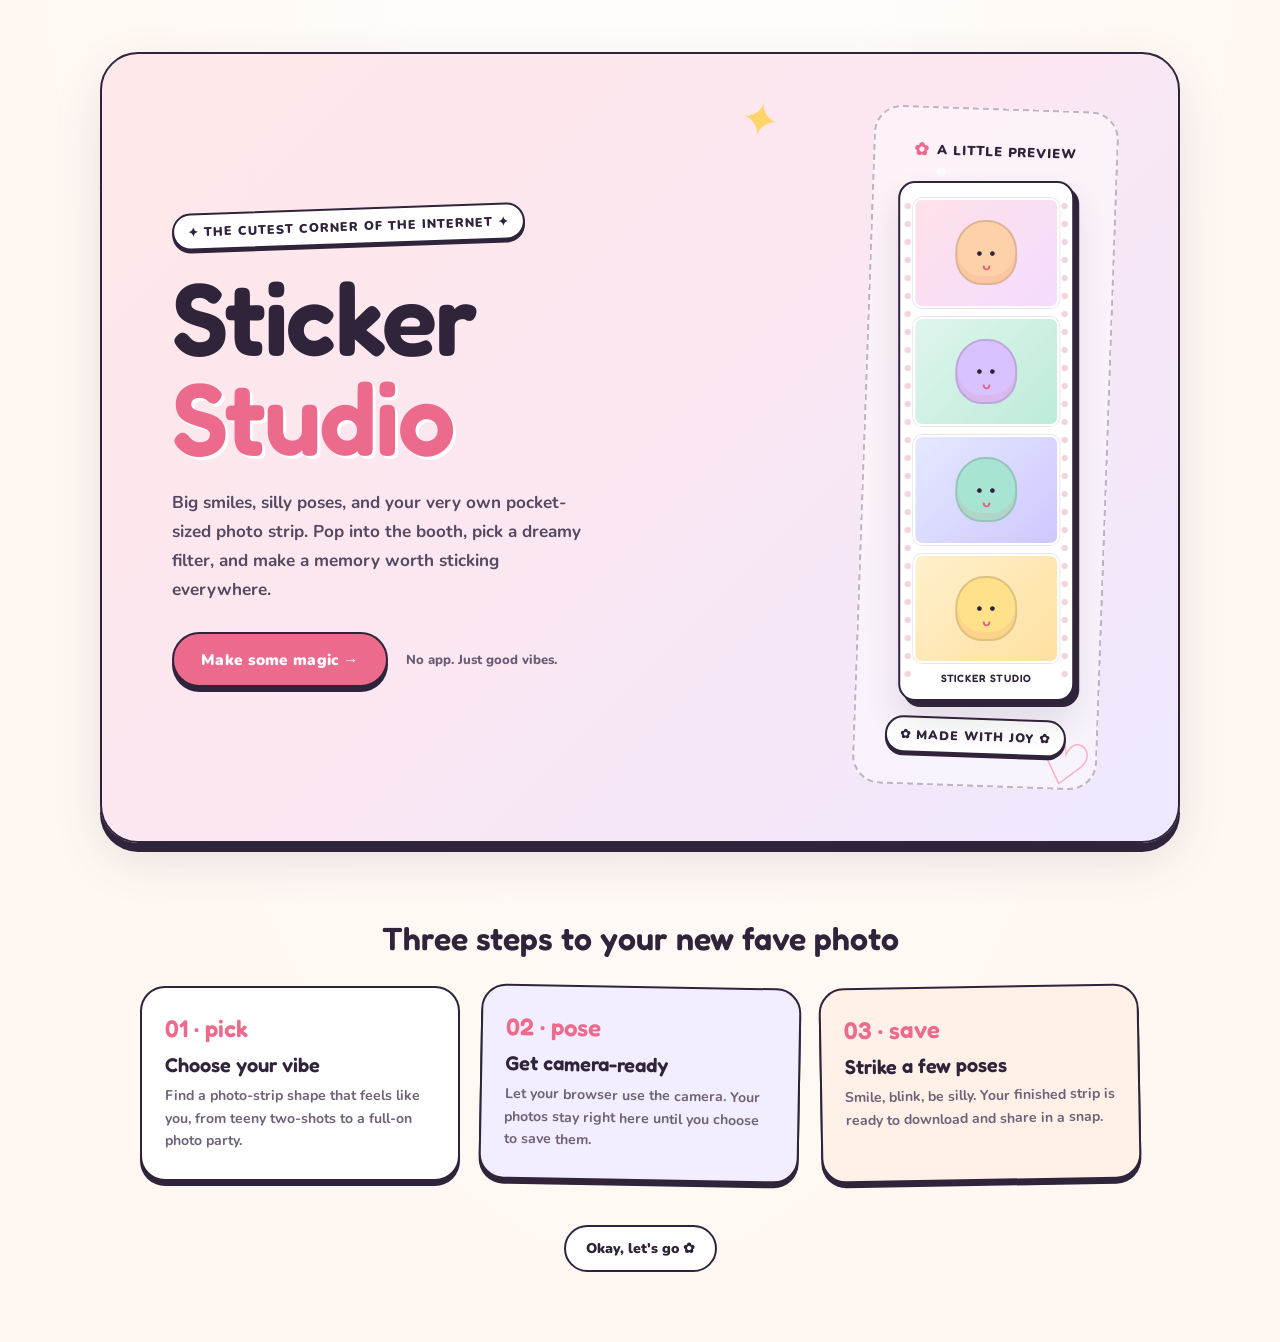
<file: index.html>
<!DOCTYPE html>
<html lang="en">
<head>
<meta charset="UTF-8">
<meta name="viewport" content="width=device-width, initial-scale=1.0">
<title>Sticker Studio — Kawaii Photo Booth</title>
<link rel="preconnect" href="https://fonts.googleapis.com">
<link rel="preconnect" href="https://fonts.gstatic.com" crossorigin>
<link href="https://fonts.googleapis.com/css2?family=Fredoka:wght@400;500;600;700&family=Nunito:wght@400;600;700;800;900;1000&display=swap" rel="stylesheet">
<link rel="stylesheet" href="css/variables.css">
<link rel="stylesheet" href="css/base.css">
<link rel="stylesheet" href="css/strip.css">
<link rel="stylesheet" href="css/landing.css">
</head>
<body>

  <div class="page">
    <div class="hero">
      <div class="hero-copy">
        <div class="eyebrow">✦ the cutest corner of the internet ✦</div>
        <h1 class="title">Sticker<br><span>Studio</span></h1>
        <p class="tagline">
          Big smiles, silly poses, and your very own pocket-sized photo strip.
          Pop into the booth, pick a dreamy filter, and make a memory worth sticking
          everywhere.
        </p>
        <div class="cta-row">
          <a class="shutter-btn" href="layouts.html">Make some magic <span aria-hidden="true">→</span></a>
          <span class="tiny-note">No app. Just good vibes.</span>
        </div>
      </div>

      <div class="strip-column hero-strip-preview">
        <div class="strip-label">a little preview</div>
        <div class="film-strip">
          <div class="frame-slot"><div class="mock-figure"></div></div>
          <div class="frame-slot"><div class="mock-figure"></div></div>
          <div class="frame-slot"><div class="mock-figure"></div></div>
          <div class="frame-slot"><div class="mock-figure"></div></div>
          <div class="strip-footer">STICKER STUDIO</div>
        </div>
        <div class="sticker-badge">✿ made with joy ✿</div>
      </div>
    </div>

    <div class="how-it-works">
      <h2>Three steps to your new fave photo</h2>
      <div class="steps">
        <div class="step">
          <span class="step-number">01 · pick</span>
          <h3>Choose your vibe</h3>
          <p>Find a photo-strip shape that feels like you, from teeny two-shots to a full-on photo party.</p>
        </div>
        <div class="step">
          <span class="step-number">02 · pose</span>
          <h3>Get camera-ready</h3>
          <p>Let your browser use the camera. Your photos stay right here until you choose to save them.</p>
        </div>
        <div class="step">
          <span class="step-number">03 · save</span>
          <h3>Strike a few poses</h3>
          <p>Smile, blink, be silly. Your finished strip is ready to download and share in a snap.</p>
        </div>
      </div>
    </div>

    <div class="cta-row" style="justify-content:center; margin-top: 44px;">
      <a class="ghost-btn" href="layouts.html">Okay, let's go ✿</a>
    </div>
  </div>
</body>
</html>
</file>
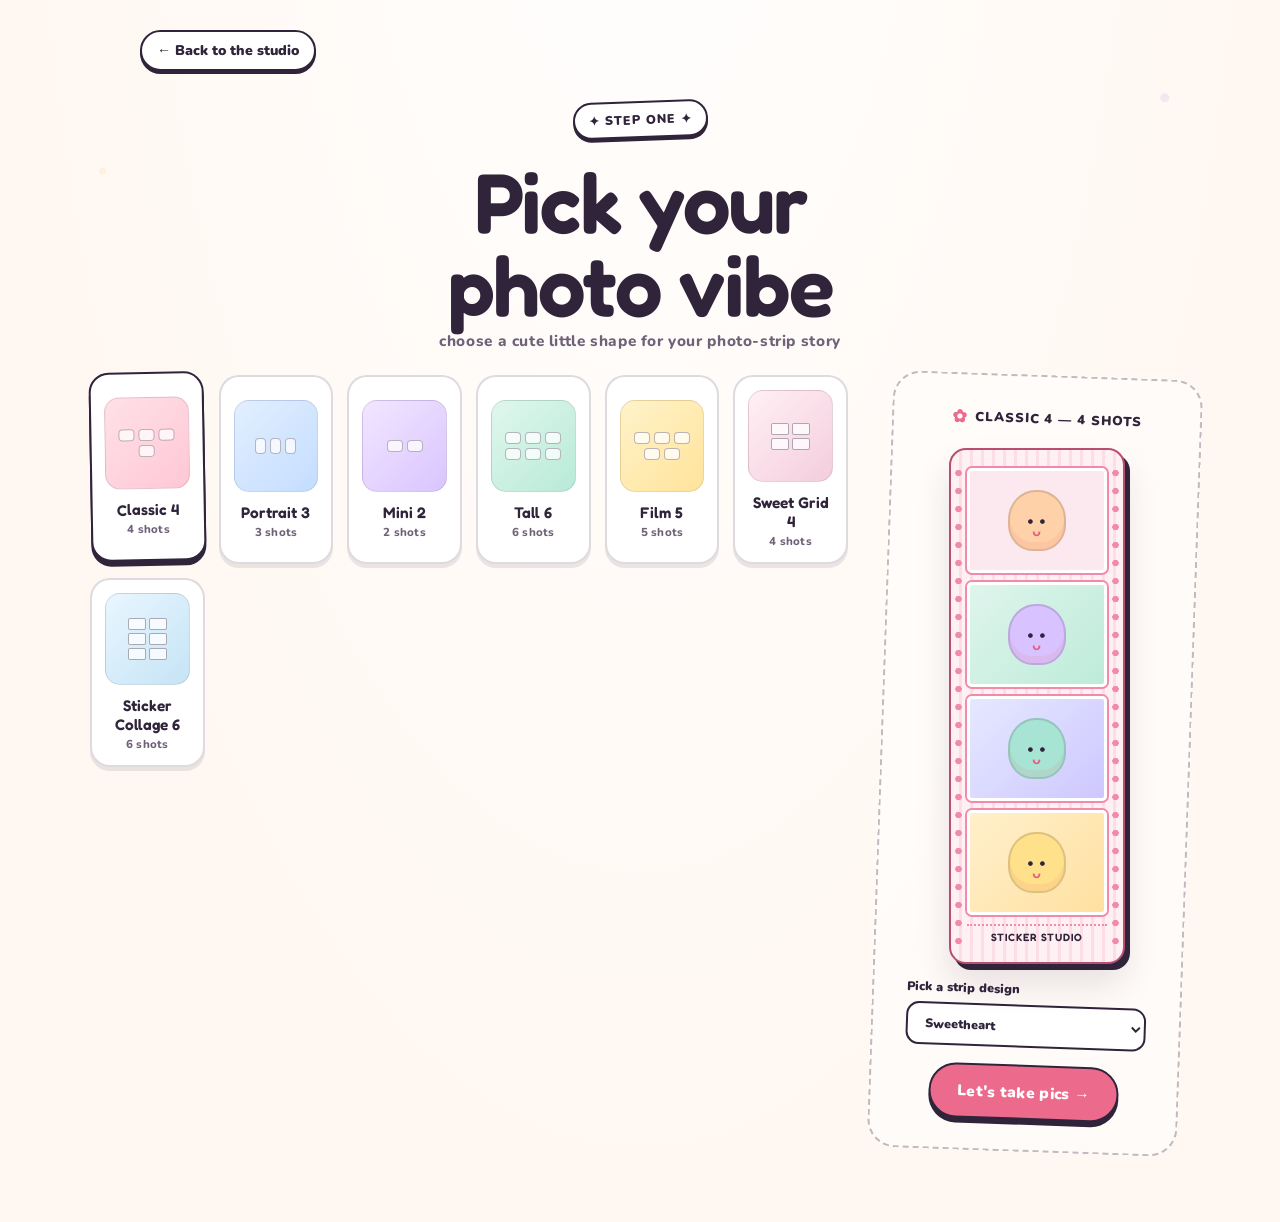
<file: layouts.html>
<!DOCTYPE html>
<html lang="en">
<head>
<meta charset="UTF-8">
<meta name="viewport" content="width=device-width, initial-scale=1.0">
<title>Sticker Studio — Pick Your Photo Strip</title>
<link rel="preconnect" href="https://fonts.googleapis.com">
<link rel="preconnect" href="https://fonts.gstatic.com" crossorigin>
<link href="https://fonts.googleapis.com/css2?family=Fredoka:wght@400;500;600;700&family=Nunito:wght@400;600;700;800;900;1000&display=swap" rel="stylesheet">
<link rel="stylesheet" href="css/variables.css">
<link rel="stylesheet" href="css/base.css">
<link rel="stylesheet" href="css/strip.css">
<link rel="stylesheet" href="css/landing.css">
</head>
<body>

  <div class="page">
    <a class="back-link" href="index.html">&larr; Back to the studio</a>
    <div class="eyebrow">✦ step one ✦</div>
    <h1 class="title">Pick your<br>photo vibe</h1>
    <div class="subtitle">choose a cute little shape for your photo-strip story</div>

    <div class="layouts-stage">
      <div class="layout-grid" id="layoutGrid" role="tablist" aria-label="Strip layouts"></div>

      <div class="strip-column hero-strip-preview">
        <div class="strip-label" id="previewLayoutName">Preview</div>
        <div class="film-strip" id="previewStrip"></div>
        <label class="design-choice" for="designSelect">
          <span>Pick a strip design</span>
          <select id="designSelect" aria-label="Choose a strip design">
            <option value="rose">Sweetheart</option>
            <option value="sky">Cloud nine</option>
            <option value="lavender">Dreamy lilac</option>
            <option value="mint">Minty fresh</option>
            <option value="classic">Cream soda</option>
            <option value="cats">Kitty Club</option>
          </select>
        </label>
        <a class="shutter-btn" id="enterBoothLink" href="booth.html?layout=classic4">Let's take pics <span aria-hidden="true">→</span></a>
      </div>
    </div>
  </div>

  <script src="js/layout-presets.js"></script>
  <script src="js/layouts.js"></script>
</body>
</html>
</file>
<file: css/variables.css>
/**
 * Shared sticker-studio design tokens.
 */
:root {
  --darkroom: #fff8f2;
  --shadow: #fff;
  --cream: #fffdf9;
  --cream-dim: #6f6278;
  --brass: #e7cfe0;
  --brass-light: #695b73;
  --safelight: #ec6b8d;
  --safelight-dim: #d95178;
  --amber: #ffd56a;
  --ink: #30243b;
  --lilac: #b8a4ef;
  --mint: #a5e3d0;
  --sky: #a8d9f4;

  --font-display: 'Fredoka', 'Trebuchet MS', sans-serif;
  --font-label: 'Nunito', 'Trebuchet MS', sans-serif;
  --font-mono: 'Nunito', 'Trebuchet MS', sans-serif;

  --focus-ring: 0 0 0 4px rgba(184, 164, 239, 0.5);
  --soft-shadow: 0 18px 50px rgba(71, 47, 81, 0.12);
  --outline: 2px solid var(--ink);
}
</file>
<file: css/base.css>
/**
 * Shared reset, typography, and controls.
 */
* {
  box-sizing: border-box;
}

body {
  margin: 0;
  min-height: 100vh;
  background:
    radial-gradient(circle at 8% 14%, rgba(255, 213, 106, 0.2) 0 3px, transparent 4px),
    radial-gradient(circle at 91% 8%, rgba(184, 164, 239, 0.2) 0 4px, transparent 5px),
    radial-gradient(ellipse at 50% -30%, #fff 0%, transparent 70%),
    var(--darkroom);
  color: var(--ink);
  font-family: var(--font-mono);
}

a {
  color: inherit;
}

button,
select {
  font: inherit;
}

.title {
  margin: 0 0 4px;
  color: var(--ink);
  font-family: var(--font-display);
  font-size: clamp(2.65rem, 7vw, 5.3rem);
  font-weight: 600;
  letter-spacing: -2px;
  line-height: 0.98;
  text-align: center;
}

.subtitle {
  color: var(--cream-dim);
  font-family: var(--font-label);
  font-size: 0.96rem;
  font-weight: 800;
  letter-spacing: 0.04em;
  text-align: center;
}

.shutter-btn {
  display: inline-block;
  padding: 15px 27px;
  border: var(--outline);
  border-radius: 999px;
  background: var(--safelight);
  box-shadow: 0 5px 0 var(--ink);
  color: #fff;
  cursor: pointer;
  font-family: var(--font-label);
  font-size: 0.96rem;
  font-weight: 900;
  letter-spacing: 0.02em;
  text-align: center;
  text-decoration: none;
  transition: transform 0.15s ease, box-shadow 0.15s ease;
}
.shutter-btn:hover:not(:disabled) {
  box-shadow: 0 2px 0 var(--ink);
  transform: translateY(3px);
}
.shutter-btn:active:not(:disabled) {
  box-shadow: none;
  transform: translateY(5px);
}
.shutter-btn:disabled {
  cursor: not-allowed;
  opacity: 0.5;
}
.shutter-btn:focus-visible {
  outline: none;
  box-shadow: var(--focus-ring), 0 5px 0 var(--ink);
}

.ghost-btn {
  display: inline-block;
  padding: 12px 20px;
  border: 2px solid var(--ink);
  border-radius: 999px;
  background: #fff;
  color: var(--ink);
  cursor: pointer;
  font-size: 0.88rem;
  font-weight: 900;
  text-align: center;
  text-decoration: none;
  transition: transform 0.15s ease, background 0.15s ease;
}
.ghost-btn:hover:not(:disabled) {
  background: #fff1c7;
  transform: translateY(-2px);
}
.ghost-btn:disabled {
  cursor: not-allowed;
  opacity: 0.4;
}
.ghost-btn:focus-visible {
  outline: none;
  box-shadow: var(--focus-ring);
}

.sr-only {
  position: absolute;
  width: 1px;
  height: 1px;
  overflow: hidden;
  clip: rect(0 0 0 0);
}

@media (prefers-reduced-motion: reduce) {
  * {
    animation-duration: 0.01ms !important;
    transition-duration: 0.01ms !important;
  }
}
</file>
<file: css/strip.css>
/**
 * Sticker-print strip component shared by the preview and capture pages.
 */
.strip-column {
  display: flex;
  flex-direction: column;
  align-items: center;
  gap: 17px;
}

.film-strip {
  position: relative;
  width: 176px;
  padding: 15px 13px;
  border: 2px solid var(--ink);
  border-radius: 17px;
  background: #fff;
  box-shadow: 5px 6px 0 var(--ink), 0 20px 35px rgba(48, 36, 59, 0.12);
  transform: rotate(-2deg);
}

.film-strip::before,
.film-strip::after {
  position: absolute;
  top: 14px;
  bottom: 14px;
  width: 7px;
  border-radius: 8px;
  background: radial-gradient(circle, #f2d4df 3px, transparent 3.5px);
  background-size: 100% 18px;
  content: "";
}
.film-strip::before { left: 4px; }
.film-strip::after { right: 4px; }

.frame-slot {
  position: relative;
  display: flex;
  width: 100%;
  aspect-ratio: 4 / 3;
  align-items: center;
  justify-content: center;
  margin: 0 0 9px;
  overflow: hidden;
  border: 2px solid #fff;
  border-radius: 9px;
  background: linear-gradient(135deg, #ffe1e8, #f4dcff);
  box-shadow: 0 0 0 1px rgba(48, 36, 59, 0.12);
}

.frame-slot img {
  width: 100%;
  height: 100%;
  object-fit: cover;
  opacity: 0;
  filter: contrast(0.6) brightness(2.2);
  animation: develop 1.8s ease forwards;
}

@keyframes develop {
  0% { opacity: 0.15; filter: contrast(0.5) brightness(2.6) saturate(0.2); }
  40% { opacity: 0.6; filter: contrast(0.8) brightness(1.4) saturate(0.6); }
  100% { opacity: 1; filter: contrast(1) brightness(1) saturate(1); }
}

.frame-slot .placeholder-x {
  color: rgba(48, 36, 59, 0.42);
  font-family: var(--font-display);
  font-size: 0.78rem;
  font-weight: 600;
}

.frame-star {
  position: absolute;
  top: 7px;
  right: 7px;
  display: grid;
  width: 28px;
  height: 28px;
  place-items: center;
  border: 1px solid rgba(48, 36, 59, 0.12);
  border-radius: 50%;
  background: rgba(255, 255, 255, 0.92);
  color: #a68bce;
  cursor: pointer;
  font-size: 16px;
  box-shadow: 0 3px 8px rgba(48, 36, 59, 0.18);
}
.frame-star.selected {
  background: var(--amber);
  color: var(--ink);
}
.frame-star:hover { transform: scale(1.08); }
.frame-star:focus-visible {
  outline: none;
  box-shadow: var(--focus-ring);
}
.frame-slot.starred {
  box-shadow: 0 0 0 3px var(--amber);
}

.strip-footer {
  display: flex;
  flex-direction: column;
  align-items: center;
  gap: 2px;
  margin-top: 4px;
  color: var(--ink);
  font-family: var(--font-display);
  font-size: 0.66rem;
  font-weight: 600;
  letter-spacing: 0.09em;
  text-align: center;
}
.strip-title {
  font-size: 0.72rem;
  font-weight: 700;
  letter-spacing: 0.09em;
}
.strip-date {
  font-family: var(--font-label);
  font-size: 0.46rem;
  font-weight: 800;
  letter-spacing: 0.05em;
}
.strip-caption {
  max-width: 100%;
  overflow: hidden;
  font-family: var(--font-label);
  font-size: 0.52rem;
  font-weight: 700;
  letter-spacing: 0.02em;
  text-overflow: ellipsis;
  white-space: nowrap;
}

.film-strip.layout-mini { width: 145px; }
.film-strip.layout-tall { width: 190px; }
.film-strip.layout-portrait { background: linear-gradient(180deg, #f4efff, #fff); }
.film-strip.layout-classic { background: linear-gradient(180deg, #fff, #fff3f6); }
.film-strip.layout-film { width: 180px; background: linear-gradient(180deg, #fffdf2, #fff0c9); }
.film-strip.layout-retro { width: 200px; background: linear-gradient(180deg, #f1edff, #fff); }
.film-strip.layout-cinema { width: 210px; border-radius: 18px; background: linear-gradient(180deg, #eef8ff, #f1edff); }
.film-strip.layout-grid4,
.film-strip.layout-grid6 {
  display: grid;
  width: min(310px, 78vw);
  grid-template-columns: repeat(2, minmax(0, 1fr));
  align-items: stretch;
  gap: 9px;
}
.film-strip.layout-grid4::before,
.film-strip.layout-grid4::after,
.film-strip.layout-grid6::before,
.film-strip.layout-grid6::after {
  content: none;
}
.film-strip.layout-grid4 .frame-slot,
.film-strip.layout-grid6 .frame-slot {
  aspect-ratio: 1 / 1;
  margin: 0;
  border-radius: 3px;
}
.film-strip.layout-grid4 .strip-footer,
.film-strip.layout-grid6 .strip-footer {
  grid-column: 1 / -1;
  padding-top: 8px;
}

.film-strip.theme-rose { --strip-background: #fff0f4; --strip-accent: #f18ba9; }
.film-strip.theme-sky { --strip-background: #eef8ff; --strip-accent: #83c7eb; }
.film-strip.theme-lavender { --strip-background: #f3efff; --strip-accent: #aa91e8; }
.film-strip.theme-mint { --strip-background: #eaf8f1; --strip-accent: #77c9aa; }
.film-strip.theme-classic { --strip-background: #fff8e9; --strip-accent: #e4b764; }
.film-strip.theme-cats { --strip-background: #fff4eb; --strip-accent: #b87859; }
.film-strip[class*="theme-"] {
  padding: 18px 16px;
  background-color: var(--strip-background);
}
.film-strip[class*="theme-"]::before,
.film-strip[class*="theme-"]::after {
  background-image: radial-gradient(circle, var(--strip-accent) 3px, transparent 3.5px);
}
.film-strip[class*="theme-"] .frame-slot {
  background: color-mix(in srgb, var(--strip-accent) 19%, white);
}
.film-strip[class*="theme-"] .strip-footer {
  color: var(--ink);
}
.film-strip.theme-rose {
  border-color: #b94e70;
  background-image: repeating-linear-gradient(90deg, transparent 0 8px, rgba(241, 139, 169, 0.18) 8px 11px);
}
.film-strip.theme-rose .frame-slot {
  border: 3px solid #fff;
  border-radius: 5px;
  box-shadow: 0 0 0 2px #f18ba9;
}
.film-strip.theme-rose .strip-footer {
  padding: 5px 2px 1px;
  border-top: 2px dotted #f18ba9;
}
.film-strip.theme-sky {
  border-color: #508eb3;
  background-image: radial-gradient(circle, rgba(82, 160, 204, 0.3) 1px, transparent 1.5px);
  background-size: 11px 11px;
}
.film-strip.theme-sky::before,
.film-strip.theme-sky::after {
  width: 10px;
  border-radius: 0;
  background-image: radial-gradient(circle, #83c7eb 3px, transparent 3.5px);
  background-size: 100% 22px;
}
.film-strip.theme-sky .frame-slot {
  border: 3px double #508eb3;
  border-radius: 3px;
}
.film-strip.theme-sky .strip-footer {
  padding: 5px 2px 1px;
  border-top: 3px solid #83c7eb;
}
.film-strip.theme-lavender {
  border-color: #8d75c4;
  background-image: radial-gradient(circle, rgba(141, 117, 196, 0.22) 1px, transparent 1.5px);
  background-size: 9px 9px;
}
.film-strip.theme-lavender::before,
.film-strip.theme-lavender::after {
  width: 8px;
  background-image: radial-gradient(circle, #8d75c4 2.5px, transparent 3px);
  background-size: 100% 15px;
}
.film-strip.theme-lavender .frame-slot {
  border: 3px dashed #8d75c4;
  border-radius: 15px 5px 15px 5px;
}
.film-strip.theme-lavender .strip-footer {
  padding: 5px 2px 1px;
  border-top: 2px dashed #8d75c4;
}
.film-strip.theme-mint {
  border-color: #468d73;
  background-image:
    linear-gradient(45deg, rgba(119, 201, 170, 0.18) 25%, transparent 25%, transparent 75%, rgba(119, 201, 170, 0.18) 75%),
    linear-gradient(45deg, rgba(119, 201, 170, 0.18) 25%, transparent 25%, transparent 75%, rgba(119, 201, 170, 0.18) 75%);
  background-position: 0 0, 6px 6px;
  background-size: 12px 12px;
}
.film-strip.theme-mint::before,
.film-strip.theme-mint::after {
  width: 5px;
  border-radius: 0;
  background-image: repeating-linear-gradient(180deg, #468d73 0 4px, transparent 4px 8px);
}
.film-strip.theme-mint .frame-slot {
  border: 4px double #468d73;
  border-radius: 16px;
}
.film-strip.theme-mint .strip-footer {
  padding: 5px 2px 1px;
  border-top: 4px double #468d73;
}
.film-strip.theme-classic {
  border-color: #a87b36;
  background-image: repeating-linear-gradient(0deg, transparent 0 10px, rgba(228, 183, 100, 0.24) 10px 12px);
}
.film-strip.theme-classic::before,
.film-strip.theme-classic::after {
  width: 6px;
  border-radius: 0;
  background-image: radial-gradient(circle, #a87b36 2.5px, transparent 3px);
  background-size: 100% 16px;
}
.film-strip.theme-classic .frame-slot {
  border: 4px solid #fff8e9;
  border-radius: 2px;
  box-shadow: 0 0 0 2px #a87b36;
}
.film-strip.theme-classic .strip-footer {
  padding: 5px 2px 1px;
  border-top: 2px solid #a87b36;
}
.film-strip.theme-cats {
  border: 3px solid #8f543d;
  background-image:
    radial-gradient(circle at 10px 10px, rgba(184, 120, 89, 0.16) 2px, transparent 2.8px),
    radial-gradient(circle at 20px 20px, rgba(184, 120, 89, 0.12) 2px, transparent 2.8px);
  background-size: 30px 30px;
}
.film-strip.theme-cats::before,
.film-strip.theme-cats::after {
  background-image: radial-gradient(circle, #8f543d 3px, transparent 3.5px);
}
.film-strip.theme-cats .frame-slot {
  overflow: visible;
  border: 3px solid #8f543d;
  border-radius: 12px;
  box-shadow: 0 0 0 2px #e9b69a;
}
.film-strip.theme-cats .frame-slot::before,
.film-strip.theme-cats .frame-slot::after {
  position: absolute;
  top: -5px;
  z-index: 1;
  width: 13px;
  height: 13px;
  background: #8f543d;
  content: "";
  clip-path: polygon(0 100%, 18% 0, 100% 100%);
  pointer-events: none;
}
.film-strip.theme-cats .frame-slot::before { left: 9px; }
.film-strip.theme-cats .frame-slot::after {
  right: 9px;
  transform: scaleX(-1);
}
.film-strip.theme-cats .strip-footer {
  padding: 5px 2px 1px;
  border-top: 2px dotted #b87859;
}

.placed-sticker {
  position: absolute;
  z-index: 3;
  display: grid;
  width: 36px;
  height: 36px;
  place-items: center;
  padding: 0;
  border: 1px solid rgba(48, 36, 59, 0.15);
  border-radius: 50%;
  background: rgba(255, 255, 255, 0.68);
  cursor: pointer;
  font-size: 23px;
  line-height: 1;
  touch-action: none;
  transform: translate(-50%, -50%);
}
.placed-sticker:hover {
  background: #fff;
  transform: translate(-50%, -50%) scale(1.12);
}
.placed-sticker:focus-visible {
  outline: 2px solid var(--ink);
  box-shadow: var(--focus-ring);
}
.sticker-drag-preview {
  z-index: 1000;
  pointer-events: none;
  opacity: 0.9;
}
.film-strip.layout-grid4 .strip-footer,
.film-strip.layout-grid6 .strip-footer {
  margin: 0;
}
.frame-slot.sticker-target {
  outline: 3px dashed var(--strip-accent, var(--safelight));
  outline-offset: 2px;
}

.download-btn {
  padding: 14px 26px;
  border: 2px solid var(--ink);
  border-radius: 999px;
  background: var(--amber);
  box-shadow: 0 4px 0 var(--ink);
  color: var(--ink);
  cursor: pointer;
  font-size: 0.92rem;
  font-weight: 1000;
  transition: transform 0.15s ease, box-shadow 0.15s ease;
}
.download-btn:disabled {
  box-shadow: none;
  cursor: not-allowed;
  opacity: 0.45;
}
.download-btn.ready { transform: translateY(-1px); }
.download-btn:hover:not(:disabled) {
  box-shadow: 0 1px 0 var(--ink);
  transform: translateY(3px);
}
.download-btn:focus-visible {
  outline: none;
  box-shadow: var(--focus-ring), 0 4px 0 var(--ink);
}

@media (prefers-reduced-motion: reduce) {
  .frame-slot img {
    animation: none;
    opacity: 1;
    filter: none;
  }
}
</file>
<file: css/landing.css>
/**
 * Landing page and sticker-themed layout picker.
 */
.page {
  display: flex;
  flex-direction: column;
  align-items: center;
  padding: 30px 22px 70px;
}

.hero {
  position: relative;
  display: flex;
  width: min(1080px, 100%);
  min-height: 545px;
  align-items: center;
  justify-content: space-between;
  gap: 60px;
  margin: 22px auto 76px;
  padding: 54px 70px;
  overflow: hidden;
  border: 2px solid var(--ink);
  border-radius: 38px;
  background:
    radial-gradient(circle at 78% 15%, rgba(255, 255, 255, 0.8) 0 4px, transparent 5px),
    linear-gradient(135deg, #ffe8e8 0%, #fbe7f2 50%, #eee8ff 100%);
  box-shadow: 0 9px 0 var(--ink), var(--soft-shadow);
}

.hero::before,
.hero::after {
  position: absolute;
  z-index: 0;
  color: #fff;
  font-family: var(--font-display);
  pointer-events: none;
}
.hero::before {
  content: "✦";
  top: 36px;
  right: 37%;
  color: var(--amber);
  font-size: 3rem;
  transform: rotate(12deg);
}
.hero::after {
  content: "♡";
  right: 8%;
  bottom: 42px;
  color: var(--safelight);
  font-size: 3.8rem;
  transform: rotate(14deg);
}

.hero-copy,
.hero-strip-preview {
  position: relative;
  z-index: 1;
}

.hero-copy {
  max-width: 490px;
}

.eyebrow,
.sticker-badge {
  display: inline-flex;
  align-items: center;
  gap: 8px;
  padding: 8px 14px;
  border: 2px solid var(--ink);
  border-radius: 999px;
  background: #fff;
  box-shadow: 0 3px 0 var(--ink);
  color: var(--ink);
  font-size: 0.78rem;
  font-weight: 1000;
  letter-spacing: 0.08em;
  text-transform: uppercase;
}

.eyebrow {
  margin-bottom: 22px;
  transform: rotate(-2deg);
}

.hero-copy .title {
  max-width: 490px;
  margin-bottom: 20px;
  font-size: clamp(3.7rem, 8vw, 6.5rem);
  text-align: left;
}

.hero-copy .title span {
  color: var(--safelight);
  text-shadow: 3px 3px 0 #fff;
}

.hero-copy .tagline {
  max-width: 430px;
  margin: 0 0 28px;
  color: #554861;
  font-size: 1.07rem;
  font-weight: 700;
  line-height: 1.7;
}

.hero-copy .cta-row {
  display: flex;
  align-items: center;
  gap: 18px;
  flex-wrap: wrap;
}

.tiny-note {
  color: #695b73;
  font-size: 0.82rem;
  font-weight: 800;
}

.hero-strip-preview {
  min-width: 245px;
  padding: 30px 25px;
  border: 2px dashed rgba(48, 36, 59, 0.3);
  border-radius: 28px;
  background: rgba(255, 255, 255, 0.48);
  transform: rotate(2deg);
}

.hero-strip-preview .film-strip {
  transform: rotate(-2deg);
}

.hero-strip-preview .frame-slot:nth-child(2) {
  background: linear-gradient(135deg, #dff5ed, #bdebd9);
}
.hero-strip-preview .frame-slot:nth-child(3) {
  background: linear-gradient(135deg, #e5e9ff, #cec7ff);
}
.hero-strip-preview .frame-slot:nth-child(4) {
  background: linear-gradient(135deg, #fff0cc, #ffe0a0);
}

.mock-figure {
  position: relative;
  width: 43%;
  height: 62%;
  border: 2px solid rgba(48, 36, 59, 0.16);
  border-radius: 48% 48% 43% 43%;
  background: #ffd1a8;
  box-shadow: inset 0 -7px 0 rgba(225, 116, 126, 0.12);
}
.mock-figure::before {
  position: absolute;
  top: 35%;
  left: 0;
  width: 100%;
  color: var(--ink);
  content: "•  •";
  font-size: clamp(9px, 1.1vw, 13px);
  font-weight: 1000;
  letter-spacing: 0.05em;
  text-align: center;
}
.mock-figure::after {
  position: absolute;
  right: 0;
  bottom: 17%;
  left: 0;
  color: #e65f7e;
  content: "ᴗ";
  font-family: var(--font-display);
  font-size: 14px;
  font-weight: 700;
  text-align: center;
}
.frame-slot:nth-child(2) .mock-figure { background: #d8c2ff; }
.frame-slot:nth-child(3) .mock-figure { background: #a8e4d4; }
.frame-slot:nth-child(4) .mock-figure { background: #ffe08b; }

.strip-label {
  display: inline-flex;
  align-items: center;
  gap: 7px;
  color: var(--ink);
  font-size: 0.82rem;
  font-weight: 1000;
  letter-spacing: 0.07em;
  text-transform: uppercase;
}

.hero-strip-preview .strip-label::before {
  content: "✿";
  color: var(--safelight);
  font-size: 1.1rem;
}

.layout-overview {
  display: flex;
  width: 100%;
  max-width: 1000px;
  flex-direction: column;
  gap: 18px;
  margin: 44px 0;
}

.layout-overview-header {
  display: flex;
  align-items: center;
  justify-content: space-between;
  gap: 18px;
}

.layout-copy {
  max-width: 560px;
  margin: 6px 0 0;
  color: var(--cream-dim);
}

.layout-grid {
  display: grid;
  grid-template-columns: repeat(auto-fit, minmax(112px, 1fr));
  justify-content: center;
  gap: 14px;
  align-content: start; /* FIX: was center */
}

.layout-card {
  width: 100%;
  max-width: 150px;
  min-height: 156px;
  padding: 13px;
  border: 2px solid rgba(48, 36, 59, 0.16);
  border-radius: 20px;
  background: #fff;
  box-shadow: 0 4px 0 rgba(48, 36, 59, 0.1);
  color: var(--ink);
  cursor: pointer;
  text-align: center;
  transition: transform 0.2s ease, border-color 0.2s ease, box-shadow 0.2s ease;
}

.layout-card.selected,
.layout-card:hover {
  border-color: var(--ink);
  box-shadow: 0 5px 0 var(--ink);
  transform: translateY(-3px) rotate(-1deg);
}
.layout-card:focus-visible {
  outline: none;
  box-shadow: var(--focus-ring), 0 4px 0 var(--ink);
}

.layouts-stage {
  display: grid;
  width: 100%;
  max-width: 1100px;
  grid-template-columns: minmax(0, 1fr) minmax(250px, 310px);
  align-items: start; /* FIX: was center */
  gap: 32px;
  margin: 24px auto 0;
}

.layouts-stage > .layout-grid {
  width: 100%;
  align-self: start; /* FIX: keeps the cards pinned to the top */
}

.layouts-stage .hero-strip-preview {
  align-self: start;
  width: 100%;
  margin-top: 0;
}

.layout-preview {
  display: flex;
  height: 92px;
  align-items: center;
  justify-content: center;
  margin-bottom: 11px;
  padding: 8px;
  border: 1px solid rgba(48, 36, 59, 0.12);
  border-radius: 15px;
}

.layout-count {
  color: var(--cream-dim);
  font-size: 0.72rem;
  font-weight: 800;
  letter-spacing: 0.02em;
}

.mini-frames {
  display: flex;
  max-width: 78px;
  align-content: center;
  justify-content: center;
  gap: 4px;
  flex-wrap: wrap;
}

.mini-frame {
  width: 16px;
  height: 12px;
  border: 1px solid rgba(48, 36, 59, 0.32);
  border-radius: 4px;
  background: rgba(255, 255, 255, 0.76);
}

.layout-preview.shape-grid .mini-frames {
  display: grid;
  grid-template-columns: repeat(2, 18px);
  gap: 3px;
}

.layout-preview.shape-grid .mini-frame {
  width: 18px;
  height: 12px;
  border: 1px solid rgba(48, 36, 59, 0.38);
  border-radius: 2px;
}

.layout-preview.shape-portrait .mini-frame {
  width: 11px;
  height: 16px;
}
.layout-preview.shape-square .mini-frame {
  width: 14px;
  height: 14px;
  border-radius: 5px;
}
.layout-preview.shape-wide .mini-frame {
  width: 18px;
  height: 8px;
}

.layout-preview--classic4 { background: linear-gradient(135deg, #ffe1e8, #ffc7d5); }
.layout-preview--portrait3 { background: linear-gradient(135deg, #e2efff, #c4ddff); }
.layout-preview--mini2 { background: linear-gradient(135deg, #f2e6ff, #d9c5ff); }
.layout-preview--tall6 { background: linear-gradient(135deg, #e0f7ed, #b8ead8); }
.layout-preview--film5 { background: linear-gradient(135deg, #fff3ca, #ffe39a); }
.layout-preview--grid4 { background: linear-gradient(135deg, #fff0f4, #f4cddd); }
.layout-preview--grid6 { background: linear-gradient(135deg, #e9f6ff, #c5e4f5); }

.layout-name {
  margin-bottom: 2px;
  color: var(--ink);
  font-family: var(--font-display);
  font-size: 0.96rem;
  font-weight: 600;
}

.design-choice {
  display: flex;
  width: min(240px, 100%);
  flex-direction: column;
  gap: 7px;
  color: var(--ink);
  font-size: 0.78rem;
  font-weight: 900;
}
.design-choice select {
  padding: 10px 13px;
  border: 2px solid var(--ink);
  border-radius: 13px;
  background: #fff;
  color: var(--ink);
  font: inherit;
}
.design-choice select:focus-visible {
  outline: none;
  box-shadow: var(--focus-ring);
}

.how-it-works {
  width: 100%;
  max-width: 1000px;
  text-align: center;
}

.how-it-works h2 {
  margin: 0 0 28px;
  color: var(--ink);
  font-family: var(--font-display);
  font-size: 2rem;
  font-weight: 600;
}

.steps {
  display: grid;
  grid-template-columns: repeat(3, minmax(0, 1fr));
  gap: 20px;
}

.step {
  position: relative;
  min-height: 190px;
  padding: 26px 23px;
  border: 2px solid var(--ink);
  border-radius: 25px;
  background: #fff;
  box-shadow: 0 5px 0 var(--ink);
  text-align: left;
}
.step:nth-child(2) {
  background: #f2edff;
  transform: rotate(1deg);
}
.step:nth-child(3) {
  background: #fff1e7;
  transform: rotate(-1deg);
}

.step .step-number {
  display: block;
  margin-bottom: 10px;
  color: var(--safelight);
  font-family: var(--font-display);
  font-size: 1.5rem;
  font-weight: 600;
}

.step h3 {
  margin: 0 0 8px;
  color: var(--ink);
  font-family: var(--font-display);
  font-size: 1.25rem;
  font-weight: 600;
}

.step p {
  margin: 0;
  color: var(--cream-dim);
  font-size: 0.88rem;
  font-weight: 700;
  line-height: 1.6;
}

.back-link {
  align-self: flex-start;
  margin: 0 0 30px max(0px, calc((100% - 1000px) / 2));
  padding: 9px 15px;
  border: 2px solid var(--ink);
  border-radius: 999px;
  background: #fff;
  box-shadow: 0 3px 0 var(--ink);
  color: var(--ink);
  font-size: 0.88rem;
  font-weight: 900;
  text-decoration: none;
  transition: transform 0.15s ease;
}
.back-link:hover {
  transform: translateY(-2px);
}
.back-link:focus-visible {
  outline: none;
  box-shadow: var(--focus-ring), 0 3px 0 var(--ink);
}

@media (max-width: 760px) {
  .hero {
    min-height: 0;
    flex-direction: column;
    gap: 38px;
    margin-top: 8px;
    padding: 42px 25px;
    text-align: center;
  }
  .hero-copy .title {
    text-align: center;
  }
  .hero-copy .tagline {
    margin-right: auto;
    margin-left: auto;
  }
  .hero-copy .cta-row {
    justify-content: center;
  }
  .hero::before {
    right: 12%;
  }
  .steps {
    grid-template-columns: 1fr;
  }
  .step,
  .step:nth-child(2),
  .step:nth-child(3) {
    transform: none;
  }
  .layout-overview-header {
    align-items: flex-start;
    flex-direction: column;
  }
  .layouts-stage {
    grid-template-columns: minmax(0, 1fr);
    gap: 28px;
  }
  .layouts-stage .hero-strip-preview {
    justify-self: center;
    max-width: 340px;
  }
  .back-link {
    margin-left: 0;
  }
}
</file>
